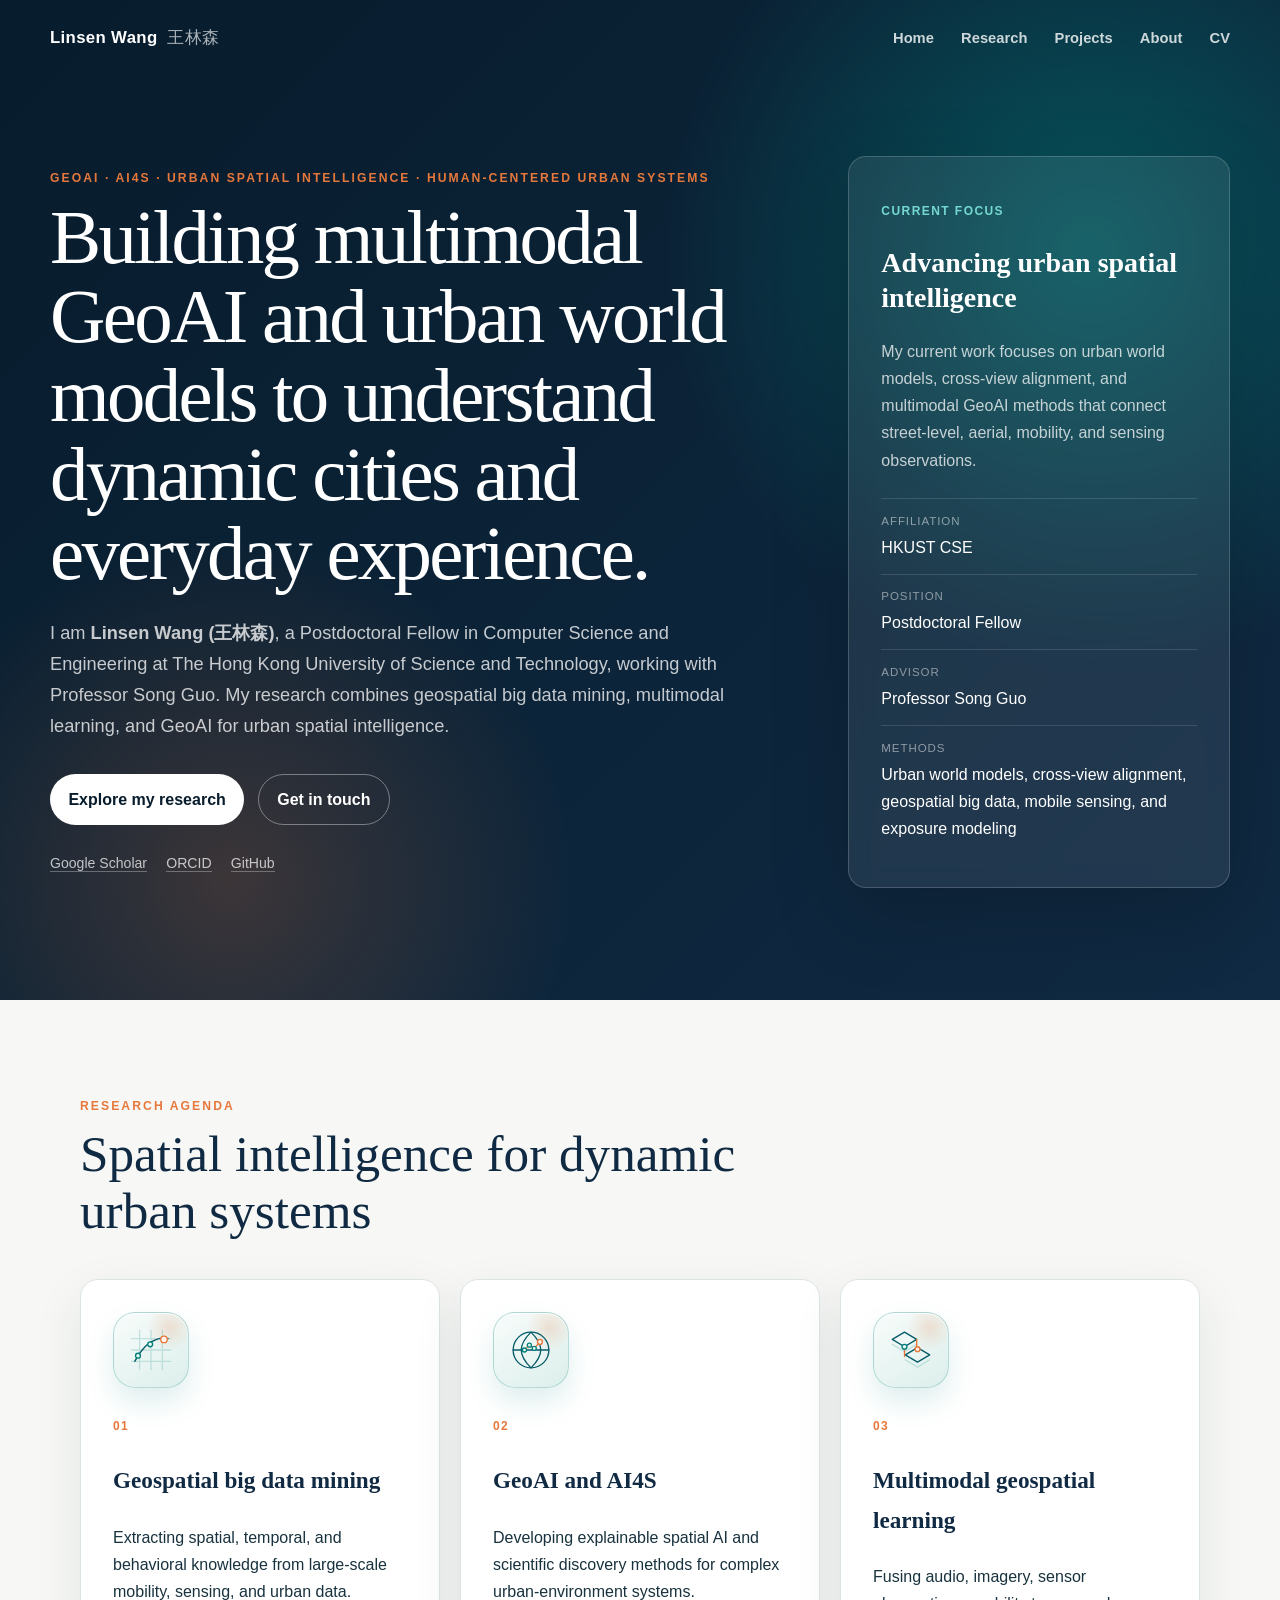
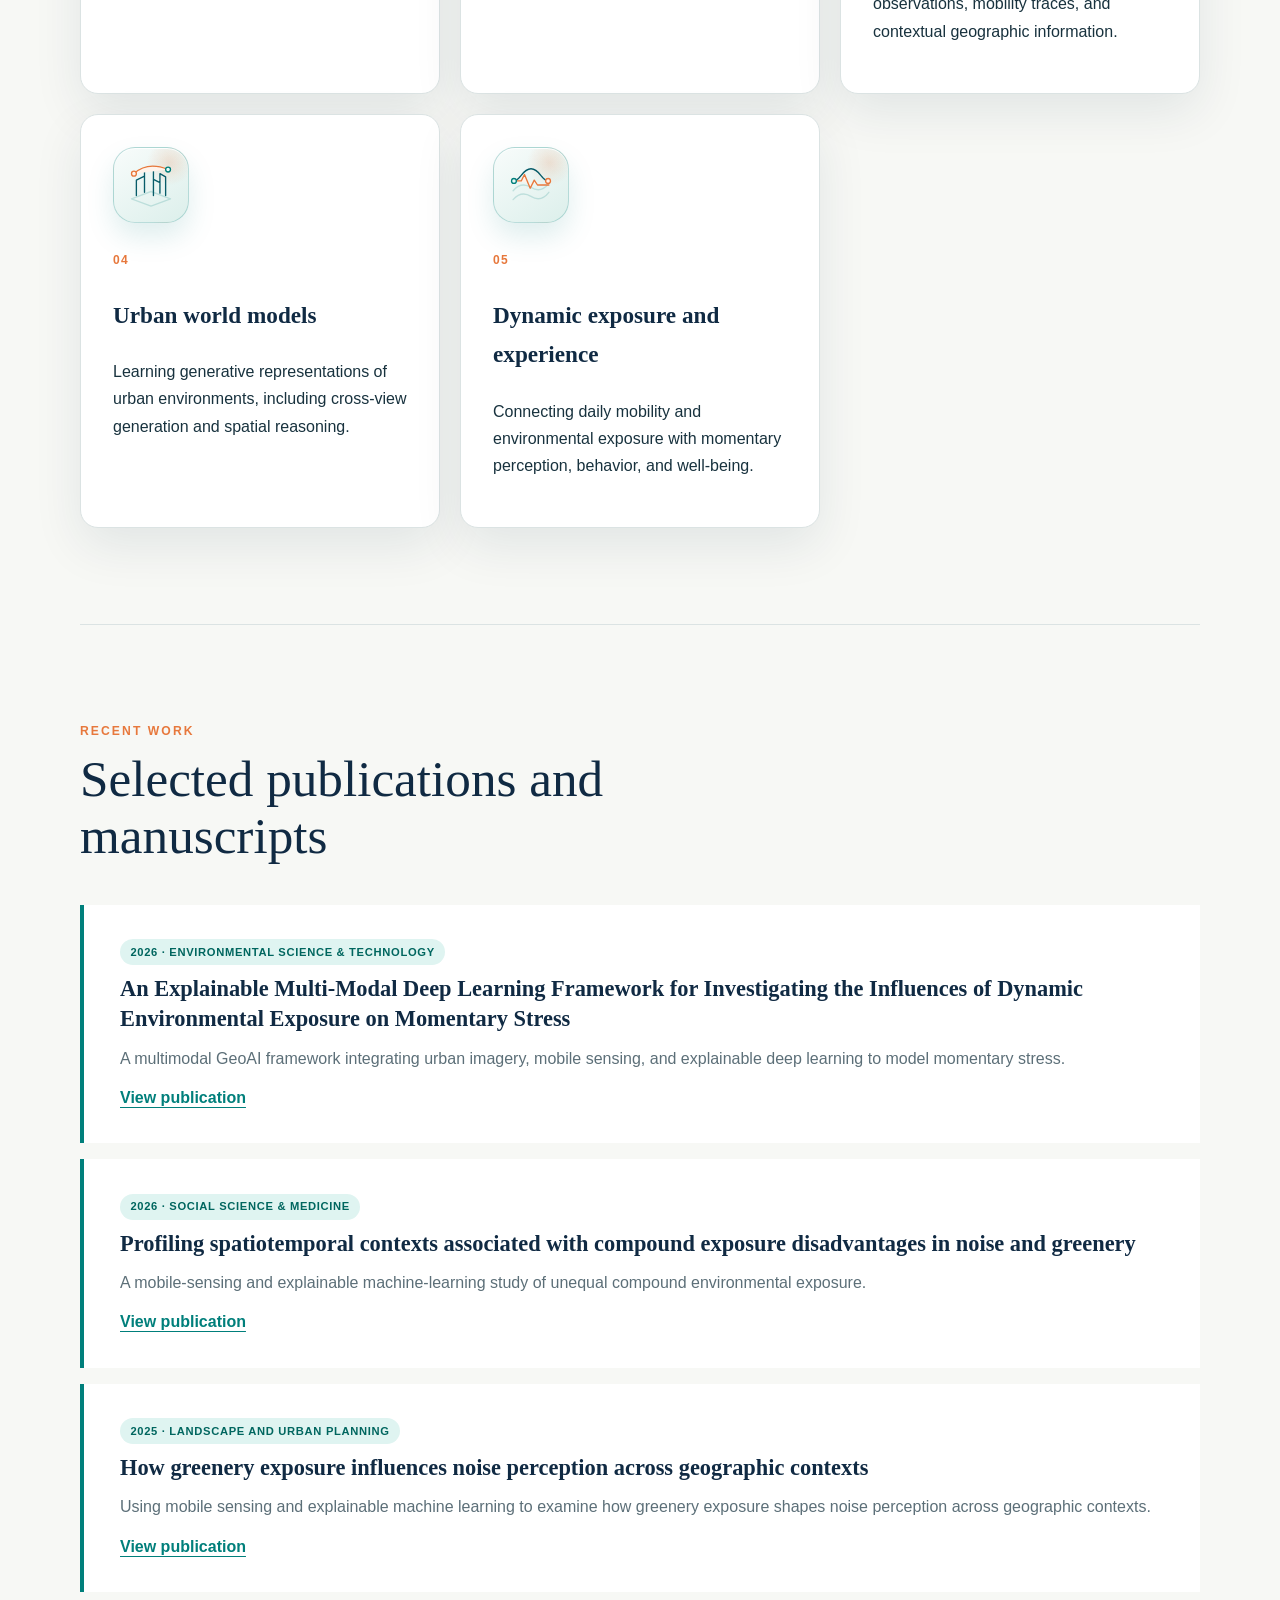
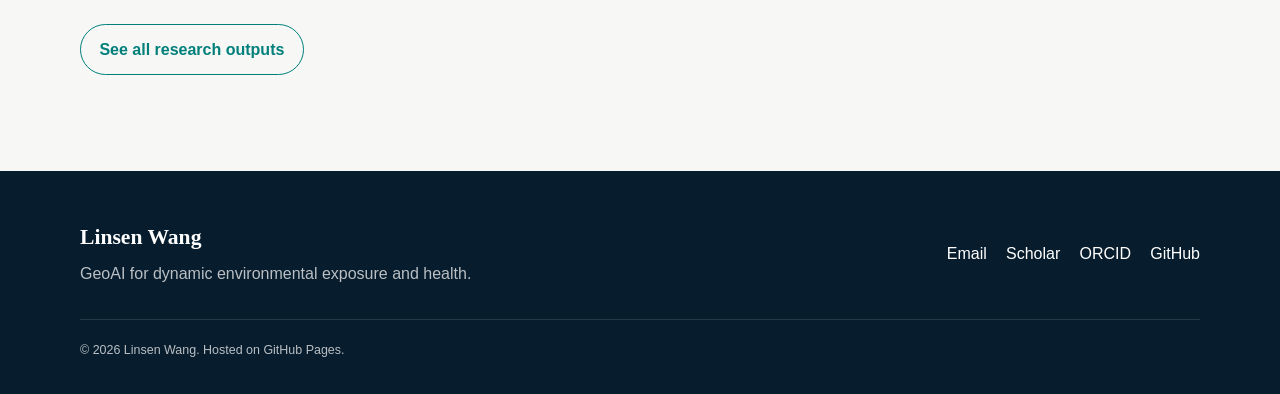
<file: index.html>
<!DOCTYPE html>
<html lang="en">
<head>
  <meta charset="UTF-8">
  <meta name="viewport" content="width=device-width, initial-scale=1.0">
  <title>Linsen Wang | GeoAI and Urban Spatial Intelligence</title>
  <meta name="description" content="Linsen Wang is a Postdoctoral Fellow in Computer Science and Engineering at HKUST, working on urban spatial intelligence, urban world models, and multimodal GeoAI.">
  <link rel="stylesheet" href="assets/css/style.css">
</head>
<body>
  <header class="hero" id="top">
    <nav class="main-nav" data-include="partials/nav.html"></nav>
    <div class="hero-content hero-layout">
      <div>
        <p class="eyebrow">GeoAI · AI4S · Urban Spatial Intelligence · Human-Centered Urban Systems</p>
        <h1>Building multimodal GeoAI and urban world models to understand dynamic cities and everyday experience.</h1>
        <p class="hero-text">
          I am <strong>Linsen Wang (王林森)</strong>, a Postdoctoral Fellow in Computer Science
          and Engineering at The Hong Kong University of Science and Technology, working with
          Professor Song Guo. My research combines geospatial big data mining, multimodal
          learning, and GeoAI for urban spatial intelligence.
        </p>
        <div class="button-row">
          <a class="button button-primary" href="research.html">Explore my research</a>
          <a class="button button-secondary" href="mailto:wanglinsen@ust.hk">Get in touch</a>
        </div>
        <ul class="profile-links" aria-label="Academic profiles">
          <li><a href="https://scholar.google.com/citations?user=E6fkBGgAAAAJ&hl=en" target="_blank" rel="noopener noreferrer">Google Scholar</a></li>
          <li><a href="https://orcid.org/0009-0004-7483-9359" target="_blank" rel="noopener noreferrer">ORCID</a></li>
          <li><a href="https://github.com/GEO-AI-for-health" target="_blank" rel="noopener noreferrer">GitHub</a></li>
        </ul>
      </div>
      <aside class="hero-card" aria-label="Research profile">
        <p class="card-label">Current focus</p>
        <h2>Advancing urban spatial intelligence</h2>
        <p>
          My current work focuses on urban world models, cross-view alignment, and multimodal
          GeoAI methods that connect street-level, aerial, mobility, and sensing observations.
        </p>
        <dl class="quick-facts">
          <div><dt>Affiliation</dt><dd>HKUST CSE</dd></div>
          <div><dt>Position</dt><dd>Postdoctoral Fellow</dd></div>
          <div><dt>Advisor</dt><dd>Professor Song Guo</dd></div>
          <div><dt>Methods</dt><dd>Urban world models, cross-view alignment, geospatial big data, mobile sensing, and exposure modeling</dd></div>
        </dl>
      </aside>
    </div>
  </header>

  <main>
    <section class="section">
      <div class="section-heading">
        <p class="eyebrow">Research agenda</p>
        <h2>Spatial intelligence for dynamic urban systems</h2>
      </div>
      <div class="card-grid">
        <article class="card">
          <div class="research-icon" aria-hidden="true">
            <svg viewBox="0 0 64 64">
              <path class="icon-grid" d="M8 18h48M8 32h48M8 46h48M18 8v48M32 8v48M46 8v48"/>
              <path class="icon-main" d="M12 46c8-15 17-24 27-27 5-2 10-2 14-1"/>
              <circle class="icon-node" cx="16" cy="39" r="3"/><circle class="icon-node" cx="31" cy="25" r="3"/><circle class="icon-hot" cx="48" cy="19" r="4"/>
            </svg>
          </div>
          <span class="card-number">01</span>
          <h3>Geospatial big data mining</h3>
          <p>Extracting spatial, temporal, and behavioral knowledge from large-scale mobility, sensing, and urban data.</p>
        </article>
        <article class="card">
          <div class="research-icon" aria-hidden="true">
            <svg viewBox="0 0 64 64">
              <circle class="icon-main" cx="32" cy="32" r="22"/>
              <path class="icon-main" d="M10 32h44M32 10c8 8 12 15 12 22S40 46 32 54M32 10c-8 8-12 15-12 22s4 14 12 22"/>
              <path class="icon-hot" d="M24 32l6-6 6 4 7-8"/>
              <circle class="icon-node" cx="24" cy="32" r="2.5"/><circle class="icon-node" cx="30" cy="26" r="2.5"/><circle class="icon-node" cx="36" cy="30" r="2.5"/><circle class="icon-hot" cx="43" cy="22" r="3"/>
            </svg>
          </div>
          <span class="card-number">02</span>
          <h3>GeoAI and AI4S</h3>
          <p>Developing explainable spatial AI and scientific discovery methods for complex urban-environment systems.</p>
        </article>
        <article class="card">
          <div class="research-icon" aria-hidden="true">
            <svg viewBox="0 0 64 64">
              <path class="icon-main" d="M9 19l15-9 15 9-15 9-15-9zM25 38l15-9 15 9-15 9-15-9z"/>
              <path class="icon-grid" d="M9 25l15 9 15-9M25 44l15 9 15-9"/>
              <path class="icon-hot" d="M24 28v12M39 19v12"/>
              <circle class="icon-node" cx="24" cy="28" r="3"/><circle class="icon-hot" cx="40" cy="31" r="3"/>
            </svg>
          </div>
          <span class="card-number">03</span>
          <h3>Multimodal geospatial learning</h3>
          <p>Fusing audio, imagery, sensor observations, mobility traces, and contextual geographic information.</p>
        </article>
        <article class="card">
          <div class="research-icon" aria-hidden="true">
            <svg viewBox="0 0 64 64">
              <path class="icon-grid" d="M8 49l24 9 24-9-24-9-24 9z"/>
              <path class="icon-main" d="M14 45V26l10-5v20M24 41V15l11-5v35M35 45V25l8 4v13M43 42V18l7 4v23"/>
              <path class="icon-hot" d="M11 18c11-10 25-12 42-5"/>
              <circle class="icon-hot" cx="11" cy="18" r="3"/><circle class="icon-node" cx="53" cy="13" r="3"/>
            </svg>
          </div>
          <span class="card-number">04</span>
          <h3>Urban world models</h3>
          <p>Learning generative representations of urban environments, including cross-view generation and spatial reasoning.</p>
        </article>
        <article class="card">
          <div class="research-icon" aria-hidden="true">
            <svg viewBox="0 0 64 64">
              <path class="icon-grid" d="M10 50c7-8 14-9 22-4s15 4 22-5M10 39c7-8 14-9 22-4s15 4 22-5"/>
              <path class="icon-main" d="M11 27c8 0 10-15 21-15s13 15 21 15"/>
              <path class="icon-hot" d="M10 27h10l4-8 7 17 5-10 4 6h14"/>
              <circle class="icon-node" cx="11" cy="27" r="3"/><circle class="icon-hot" cx="53" cy="27" r="3"/>
            </svg>
          </div>
          <span class="card-number">05</span>
          <h3>Dynamic exposure and experience</h3>
          <p>Connecting daily mobility and environmental exposure with momentary perception, behavior, and well-being.</p>
        </article>
      </div>
    </section>

    <section class="section feature-section">
      <div class="section-heading">
        <p class="eyebrow">Recent work</p>
        <h2>Selected publications and manuscripts</h2>
      </div>
      <div class="feature-list">
        <article class="feature-item">
          <div class="status status-published">2026 · Environmental Science & Technology</div>
          <h3>An Explainable Multi-Modal Deep Learning Framework for Investigating the Influences of Dynamic Environmental Exposure on Momentary Stress</h3>
          <p>A multimodal GeoAI framework integrating urban imagery, mobile sensing, and explainable deep learning to model momentary stress.</p>
          <a class="text-link" href="https://doi.org/10.1021/acs.est.6c09466" target="_blank" rel="noopener noreferrer">View publication</a>
        </article>
        <article class="feature-item">
          <div class="status status-published">2026 · Social Science & Medicine</div>
          <h3>Profiling spatiotemporal contexts associated with compound exposure disadvantages in noise and greenery</h3>
          <p>A mobile-sensing and explainable machine-learning study of unequal compound environmental exposure.</p>
          <a class="text-link" href="https://doi.org/10.1016/j.socscimed.2026.119254" target="_blank" rel="noopener noreferrer">View publication</a>
        </article>
        <article class="feature-item">
          <div class="status status-published">2025 · Landscape and Urban Planning</div>
          <h3>How greenery exposure influences noise perception across geographic contexts</h3>
          <p>Using mobile sensing and explainable machine learning to examine how greenery exposure shapes noise perception across geographic contexts.</p>
          <a class="text-link" href="https://doi.org/10.1016/j.landurbplan.2025.105444" target="_blank" rel="noopener noreferrer">View publication</a>
        </article>
      </div>
      <a class="button button-secondary section-action" href="research.html">See all research outputs</a>
    </section>
  </main>

  <footer class="site-footer" data-include="partials/footer.html"></footer>
  <script src="assets/js/site.js"></script>
</body>
</html>
</file>
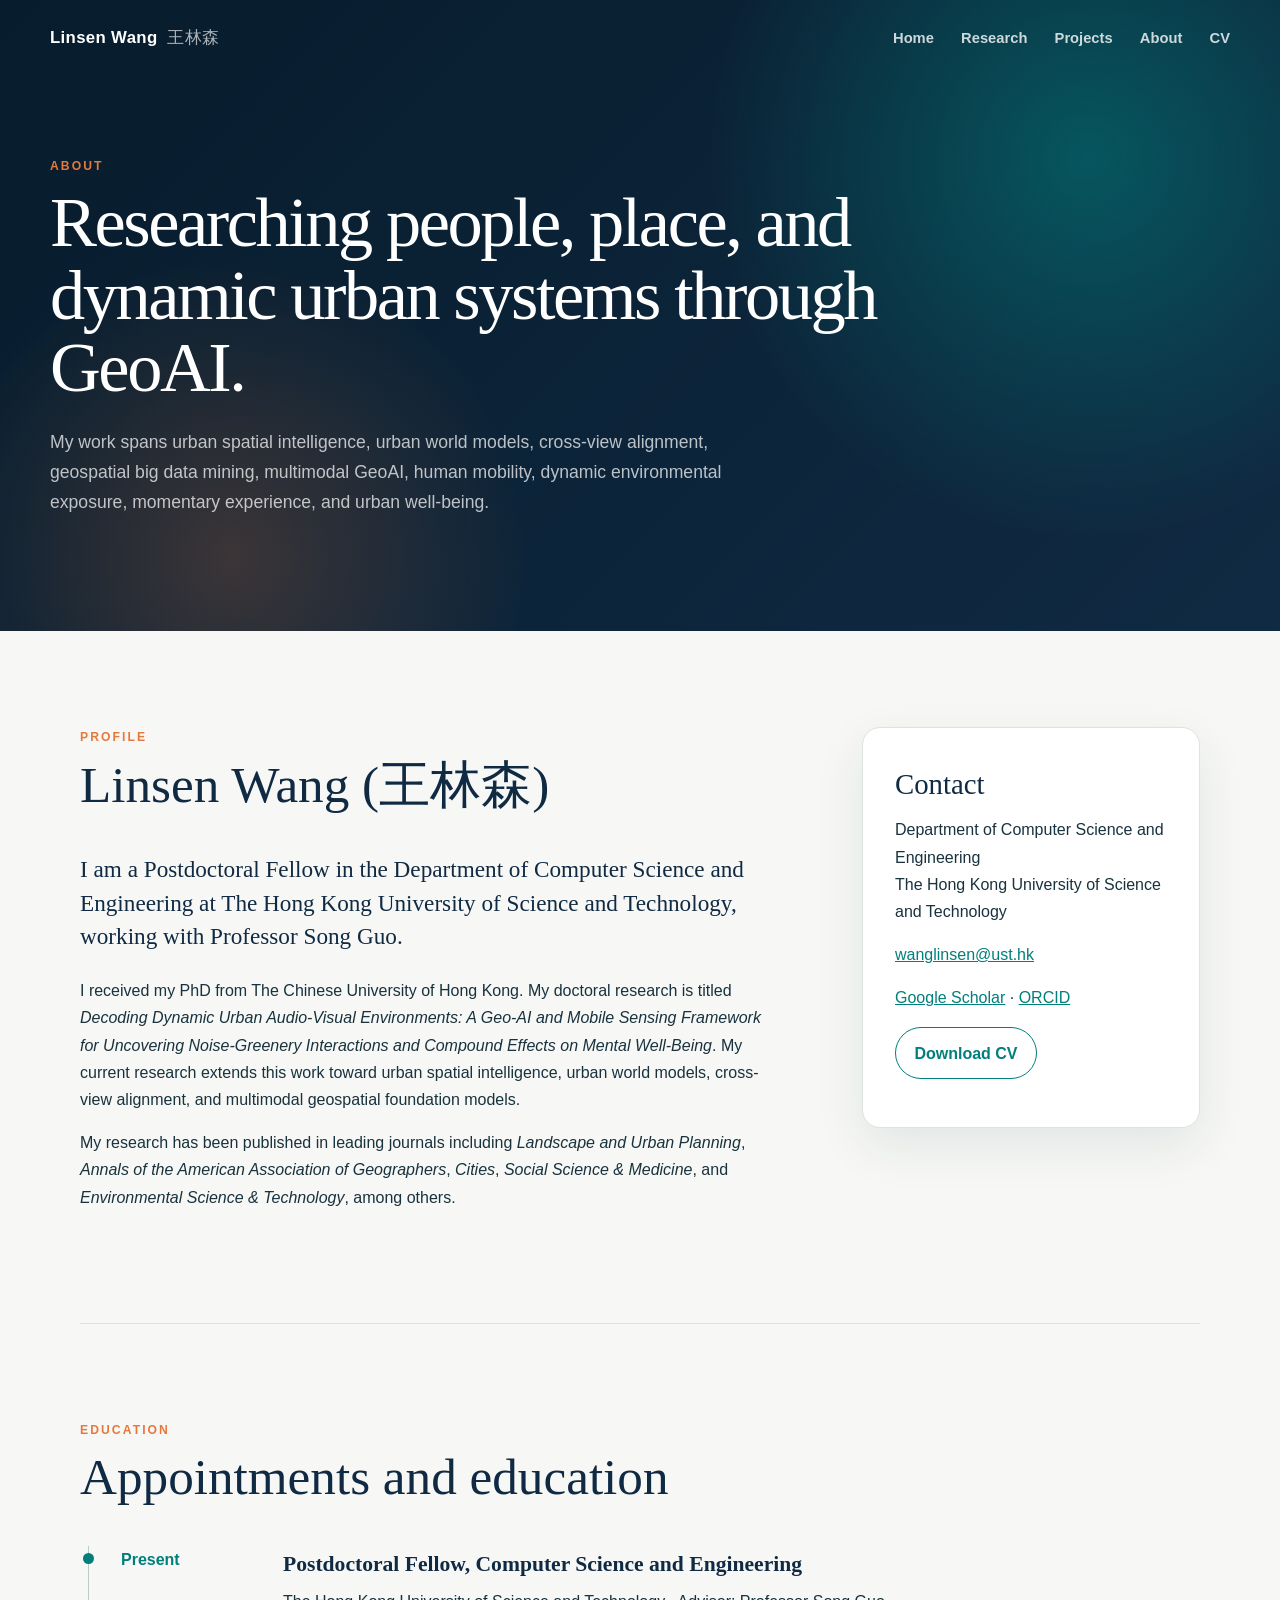
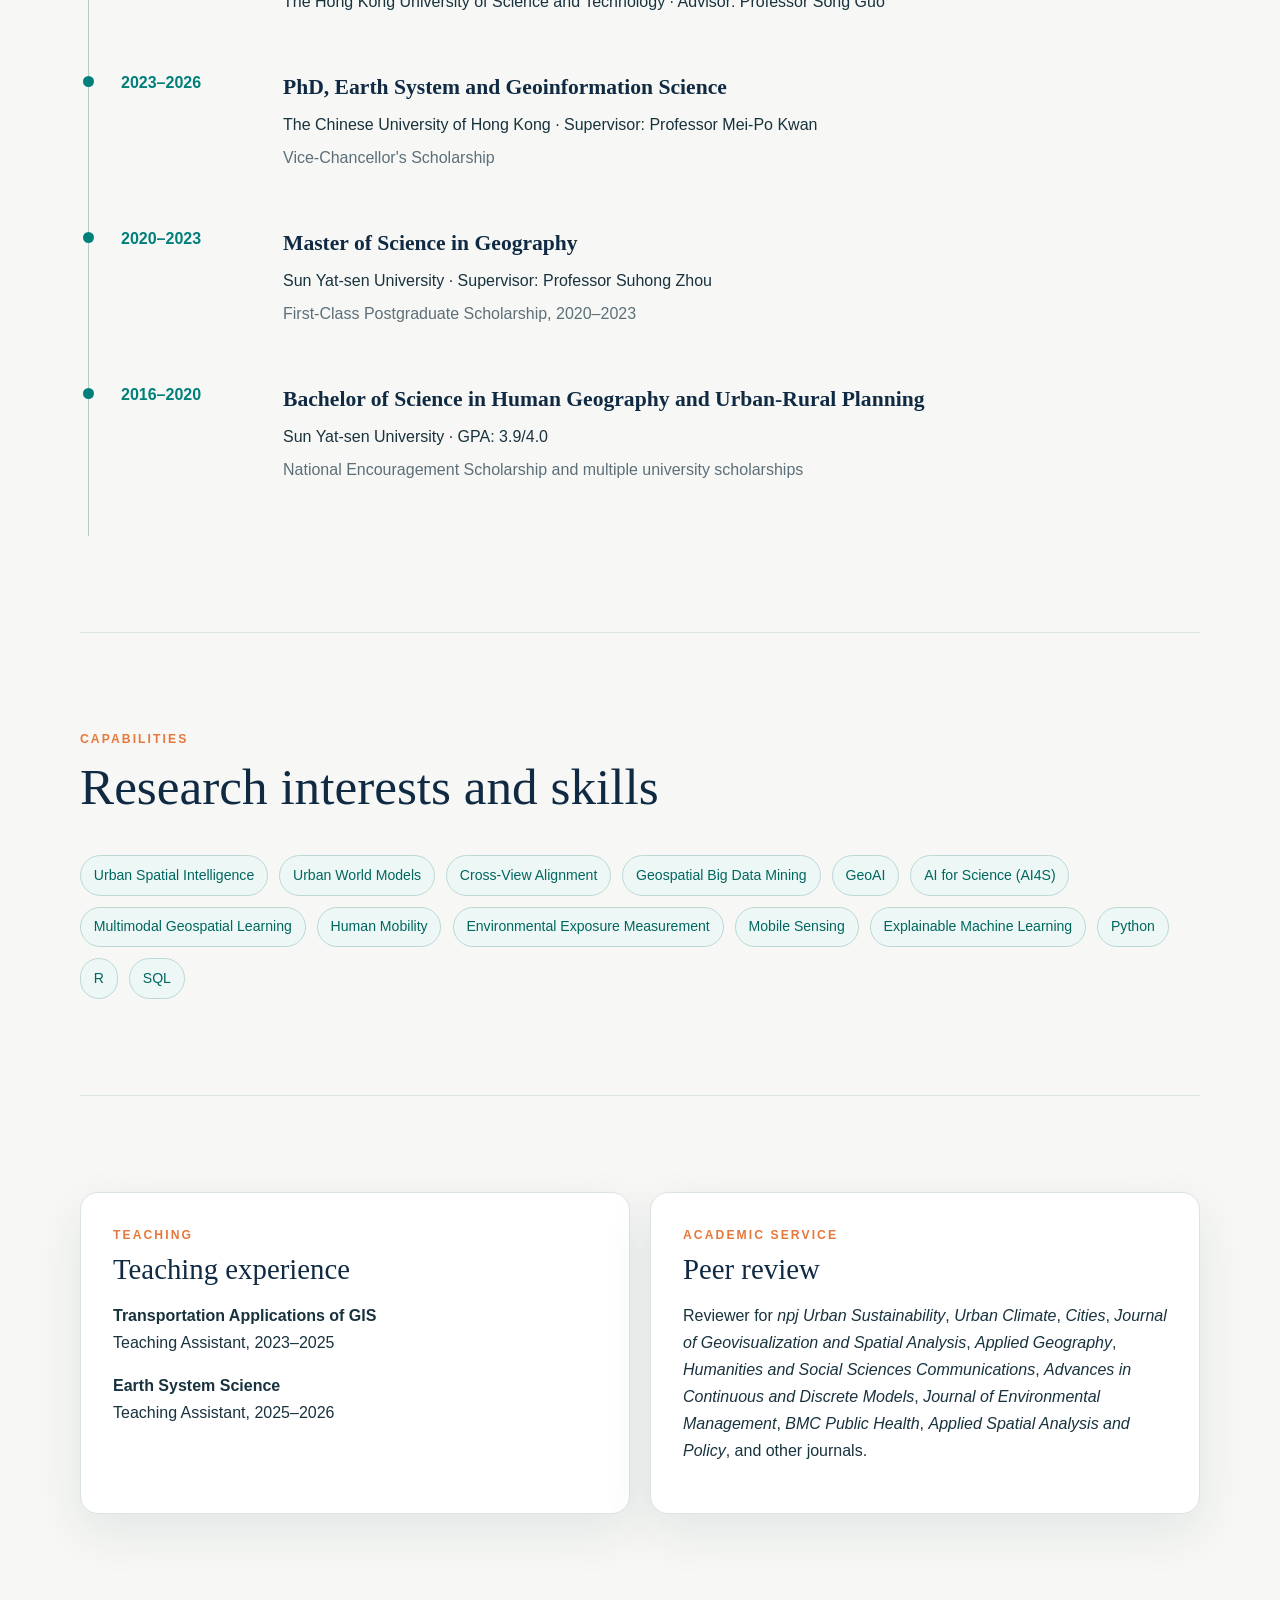
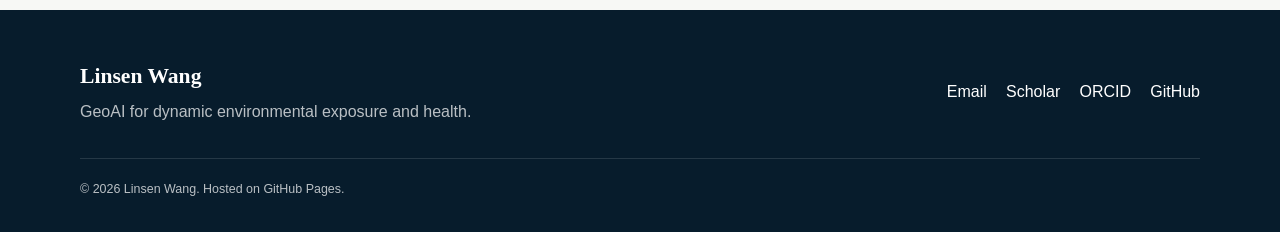
<file: about.html>
<!DOCTYPE html>
<html lang="en">
<head>
  <meta charset="UTF-8">
  <meta name="viewport" content="width=device-width, initial-scale=1.0">
  <title>Linsen Wang | About</title>
  <meta name="description" content="Education, research interests, awards, teaching, and academic service of Linsen Wang.">
  <link rel="stylesheet" href="assets/css/style.css">
</head>
<body>
  <header class="page-header" id="top">
    <nav class="main-nav" data-include="partials/nav.html"></nav>
    <div class="page-header-content">
      <p class="eyebrow">About</p>
      <h1>Researching people, place, and dynamic urban systems through GeoAI.</h1>
      <p>
        My work spans urban spatial intelligence, urban world models, cross-view alignment,
        geospatial big data mining, multimodal GeoAI, human mobility, dynamic environmental
        exposure, momentary experience, and urban well-being.
      </p>
    </div>
  </header>

  <main>
    <section class="section two-column">
      <div>
        <div class="section-heading">
          <p class="eyebrow">Profile</p>
          <h2>Linsen Wang (王林森)</h2>
        </div>
        <p class="lead">
          I am a Postdoctoral Fellow in the Department of Computer Science and Engineering
          at The Hong Kong University of Science and Technology, working with Professor Song Guo.
        </p>
        <p>
          I received my PhD from The Chinese University of Hong Kong. My doctoral research is
          titled <em>Decoding Dynamic Urban Audio-Visual Environments:
          A Geo-AI and Mobile Sensing Framework for Uncovering Noise-Greenery Interactions and
          Compound Effects on Mental Well-Being</em>. My current research extends this work toward
          urban spatial intelligence, urban world models, cross-view alignment, and multimodal
          geospatial foundation models.
        </p>
        <p>
          My research has been published in leading journals including <em>Landscape and Urban
          Planning</em>, <em>Annals of the American Association of Geographers</em>,
          <em>Cities</em>, <em>Social Science & Medicine</em>, and
          <em>Environmental Science & Technology</em>, among others.
        </p>
      </div>
      <aside class="contact-card">
        <h2>Contact</h2>
        <p>Department of Computer Science and Engineering<br>The Hong Kong University of Science and Technology</p>
        <p><a href="mailto:wanglinsen@ust.hk">wanglinsen@ust.hk</a></p>
        <p><a href="https://scholar.google.com/citations?user=E6fkBGgAAAAJ&hl=en" target="_blank" rel="noopener noreferrer">Google Scholar</a> · <a href="https://orcid.org/0009-0004-7483-9359" target="_blank" rel="noopener noreferrer">ORCID</a></p>
        <p><a class="button cv-button" href="assets/Linsen_Wang_CV.docx">Download CV</a></p>
      </aside>
    </section>

    <section class="section">
      <div class="section-heading">
        <p class="eyebrow">Education</p>
        <h2>Appointments and education</h2>
      </div>
      <div class="timeline">
        <article>
          <div class="timeline-date">Present</div>
          <div><h3>Postdoctoral Fellow, Computer Science and Engineering</h3><p>The Hong Kong University of Science and Technology · Advisor: Professor Song Guo</p></div>
        </article>
        <article>
          <div class="timeline-date">2023–2026</div>
          <div><h3>PhD, Earth System and Geoinformation Science</h3><p>The Chinese University of Hong Kong · Supervisor: Professor Mei-Po Kwan</p><p class="muted">Vice-Chancellor's Scholarship</p></div>
        </article>
        <article>
          <div class="timeline-date">2020–2023</div>
          <div><h3>Master of Science in Geography</h3><p>Sun Yat-sen University · Supervisor: Professor Suhong Zhou</p><p class="muted">First-Class Postgraduate Scholarship, 2020–2023</p></div>
        </article>
        <article>
          <div class="timeline-date">2016–2020</div>
          <div><h3>Bachelor of Science in Human Geography and Urban-Rural Planning</h3><p>Sun Yat-sen University · GPA: 3.9/4.0</p><p class="muted">National Encouragement Scholarship and multiple university scholarships</p></div>
        </article>
      </div>
    </section>

    <section class="section">
      <div class="section-heading">
        <p class="eyebrow">Capabilities</p>
        <h2>Research interests and skills</h2>
      </div>
      <div class="tag-list">
        <span>Urban Spatial Intelligence</span><span>Urban World Models</span>
        <span>Cross-View Alignment</span><span>Geospatial Big Data Mining</span>
        <span>GeoAI</span><span>AI for Science (AI4S)</span>
        <span>Multimodal Geospatial Learning</span><span>Human Mobility</span>
        <span>Environmental Exposure Measurement</span><span>Mobile Sensing</span>
        <span>Explainable Machine Learning</span>
        <span>Python</span><span>R</span><span>SQL</span>
      </div>
    </section>

    <section class="section split-cards">
      <article class="info-card">
        <p class="eyebrow">Teaching</p>
        <h2>Teaching experience</h2>
        <p><strong>Transportation Applications of GIS</strong><br>Teaching Assistant, 2023–2025</p>
        <p><strong>Earth System Science</strong><br>Teaching Assistant, 2025–2026</p>
      </article>
      <article class="info-card">
        <p class="eyebrow">Academic service</p>
        <h2>Peer review</h2>
        <p>
          Reviewer for <em>npj Urban Sustainability</em>, <em>Urban Climate</em>,
          <em>Cities</em>, <em>Journal of Geovisualization and Spatial Analysis</em>,
          <em>Applied Geography</em>, <em>Humanities and Social Sciences Communications</em>,
          <em>Advances in Continuous and Discrete Models</em>,
          <em>Journal of Environmental Management</em>, <em>BMC Public Health</em>,
          <em>Applied Spatial Analysis and Policy</em>, and other journals.
        </p>
      </article>
    </section>
  </main>

  <footer class="site-footer" data-include="partials/footer.html"></footer>
  <script src="assets/js/site.js"></script>
</body>
</html>
</file>
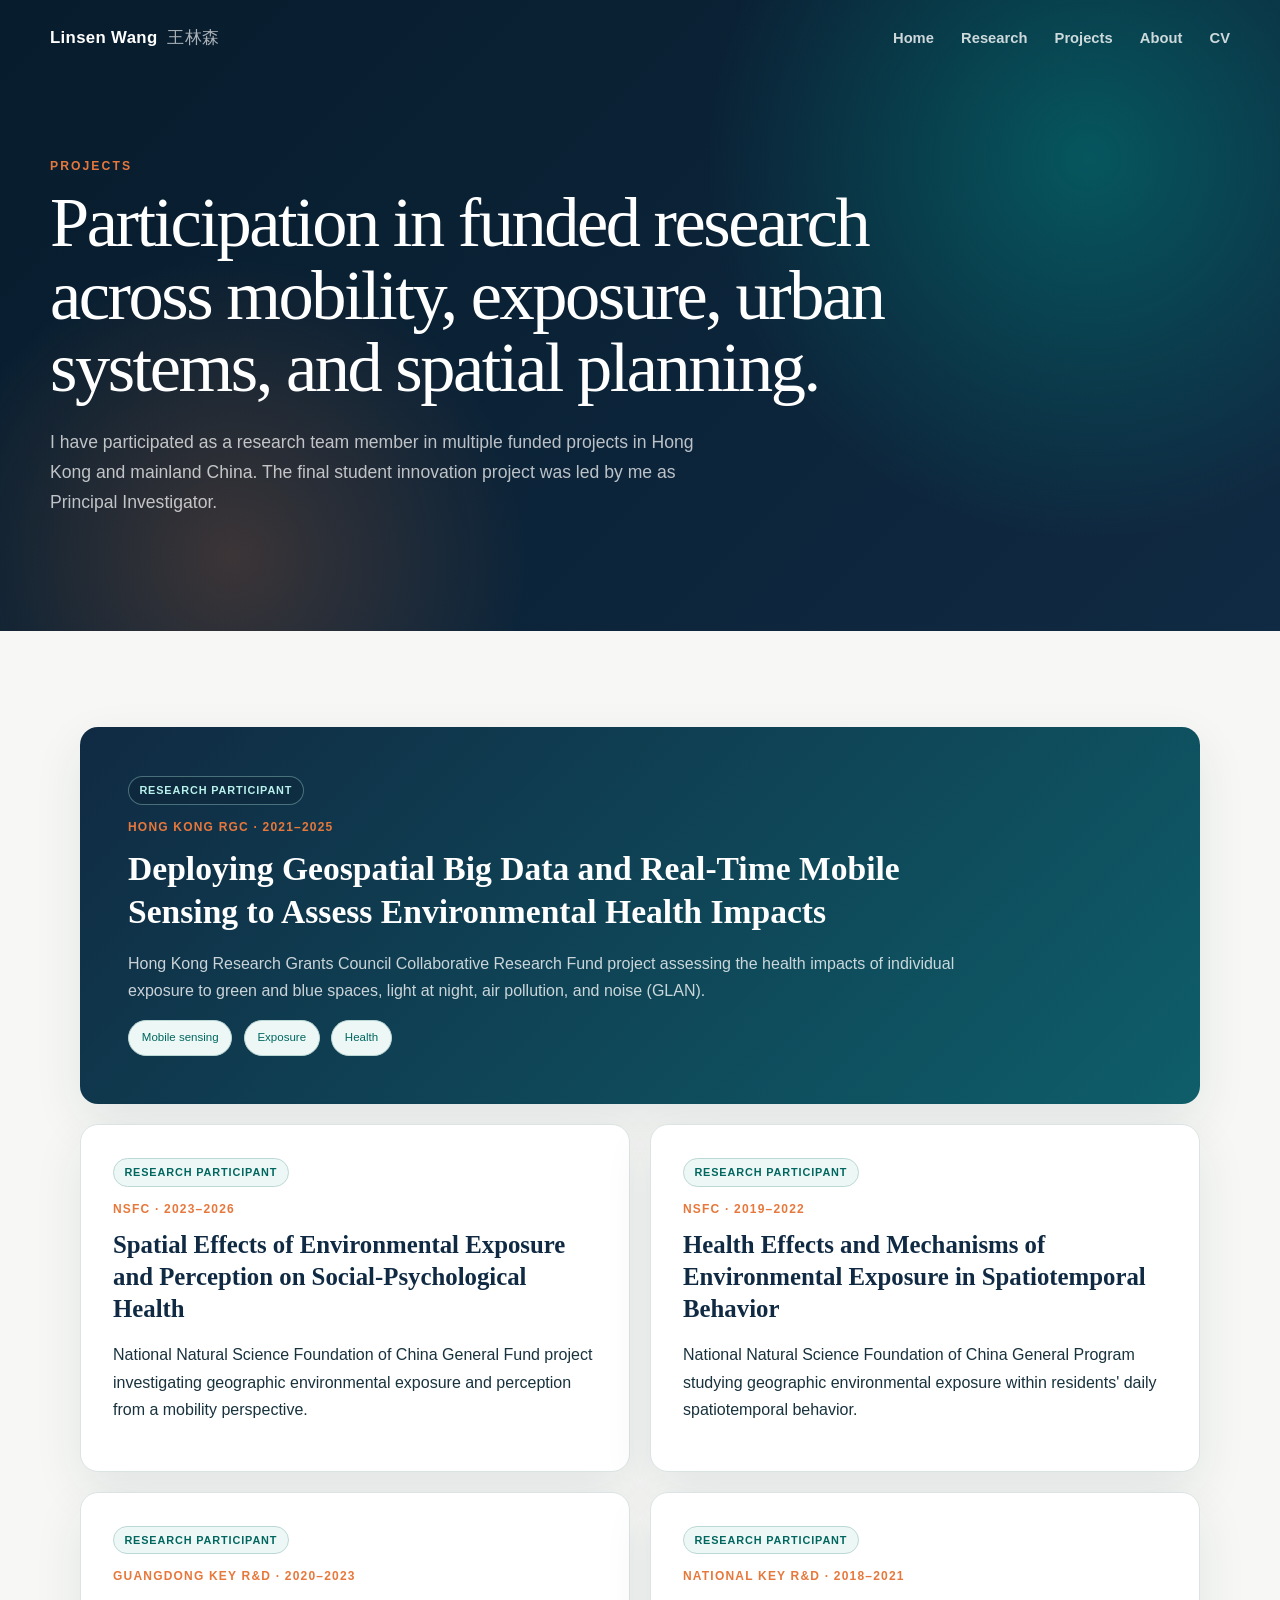
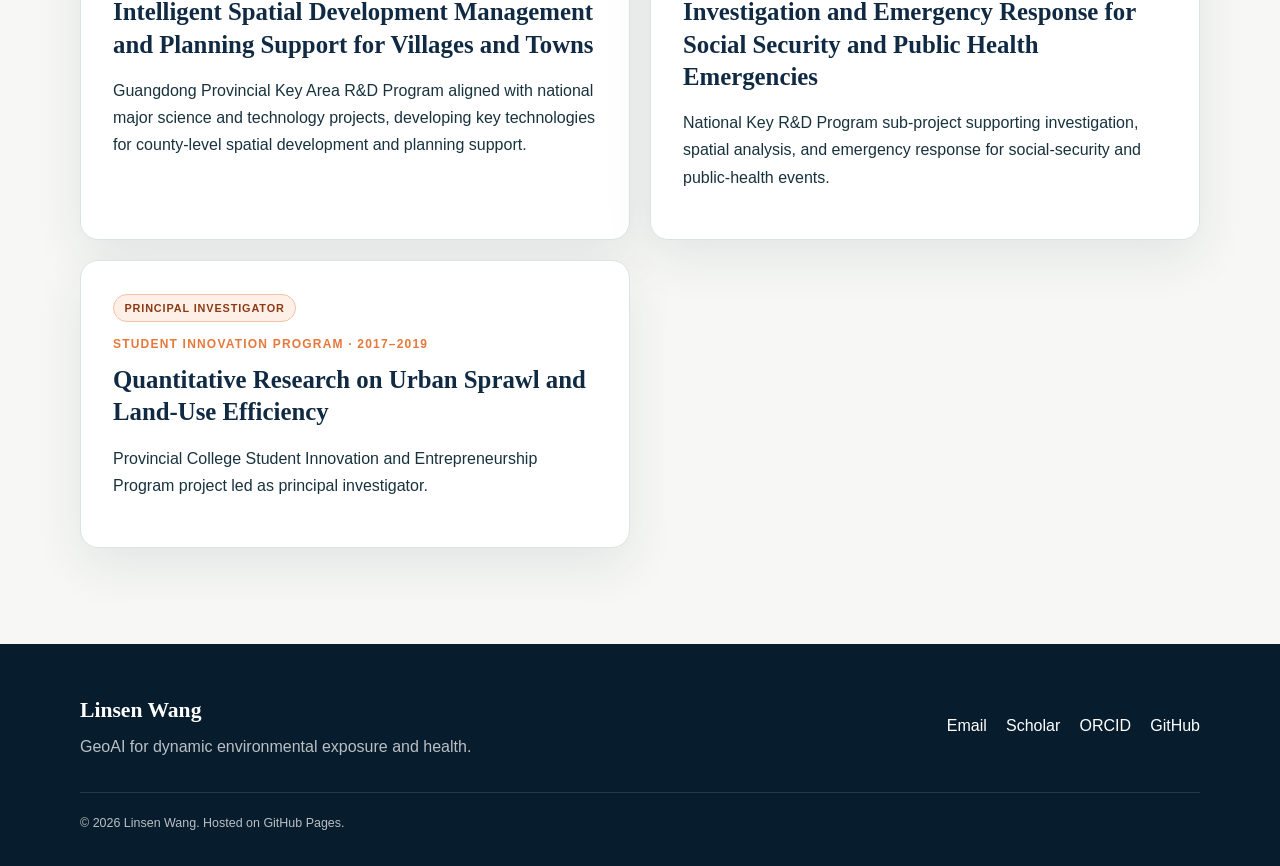
<file: project.html>
<!DOCTYPE html>
<html lang="en">
<head>
  <meta charset="UTF-8">
  <meta name="viewport" content="width=device-width, initial-scale=1.0">
  <title>Linsen Wang | Projects</title>
  <meta name="description" content="Funded research projects in which Linsen Wang has participated, including one student project led as principal investigator.">
  <link rel="stylesheet" href="assets/css/style.css">
</head>
<body>
  <header class="page-header" id="top">
    <nav class="main-nav" data-include="partials/nav.html"></nav>
    <div class="page-header-content">
      <p class="eyebrow">Projects</p>
      <h1>Participation in funded research across mobility, exposure, urban systems, and spatial planning.</h1>
      <p>
        I have participated as a research team member in multiple funded projects in Hong Kong
        and mainland China. The final student innovation project was led by me as Principal Investigator.
      </p>
    </div>
  </header>

  <main>
    <section class="section">
      <div class="project-grid">
        <article class="project-card featured">
          <div class="project-role">Research Participant</div>
          <div class="project-meta">Hong Kong RGC · 2021–2025</div>
          <h2>Deploying Geospatial Big Data and Real-Time Mobile Sensing to Assess Environmental Health Impacts</h2>
          <p>Hong Kong Research Grants Council Collaborative Research Fund project assessing the health impacts of individual exposure to green and blue spaces, light at night, air pollution, and noise (GLAN).</p>
          <div class="tag-list small"><span>Mobile sensing</span><span>Exposure</span><span>Health</span></div>
        </article>
        <article class="project-card">
          <div class="project-role">Research Participant</div>
          <div class="project-meta">NSFC · 2023–2026</div>
          <h2>Spatial Effects of Environmental Exposure and Perception on Social-Psychological Health</h2>
          <p>National Natural Science Foundation of China General Fund project investigating geographic environmental exposure and perception from a mobility perspective.</p>
        </article>
        <article class="project-card">
          <div class="project-role">Research Participant</div>
          <div class="project-meta">NSFC · 2019–2022</div>
          <h2>Health Effects and Mechanisms of Environmental Exposure in Spatiotemporal Behavior</h2>
          <p>National Natural Science Foundation of China General Program studying geographic environmental exposure within residents' daily spatiotemporal behavior.</p>
        </article>
        <article class="project-card">
          <div class="project-role">Research Participant</div>
          <div class="project-meta">Guangdong Key R&D · 2020–2023</div>
          <h2>Intelligent Spatial Development Management and Planning Support for Villages and Towns</h2>
          <p>Guangdong Provincial Key Area R&D Program aligned with national major science and technology projects, developing key technologies for county-level spatial development and planning support.</p>
        </article>
        <article class="project-card">
          <div class="project-role">Research Participant</div>
          <div class="project-meta">National Key R&D · 2018–2021</div>
          <h2>Investigation and Emergency Response for Social Security and Public Health Emergencies</h2>
          <p>National Key R&D Program sub-project supporting investigation, spatial analysis, and emergency response for social-security and public-health events.</p>
        </article>
        <article class="project-card">
          <div class="project-role project-role-pi">Principal Investigator</div>
          <div class="project-meta">Student Innovation Program · 2017–2019</div>
          <h2>Quantitative Research on Urban Sprawl and Land-Use Efficiency</h2>
          <p>Provincial College Student Innovation and Entrepreneurship Program project led as principal investigator.</p>
        </article>
      </div>
    </section>
  </main>

  <footer class="site-footer" data-include="partials/footer.html"></footer>
  <script src="assets/js/site.js"></script>
</body>
</html>
</file>
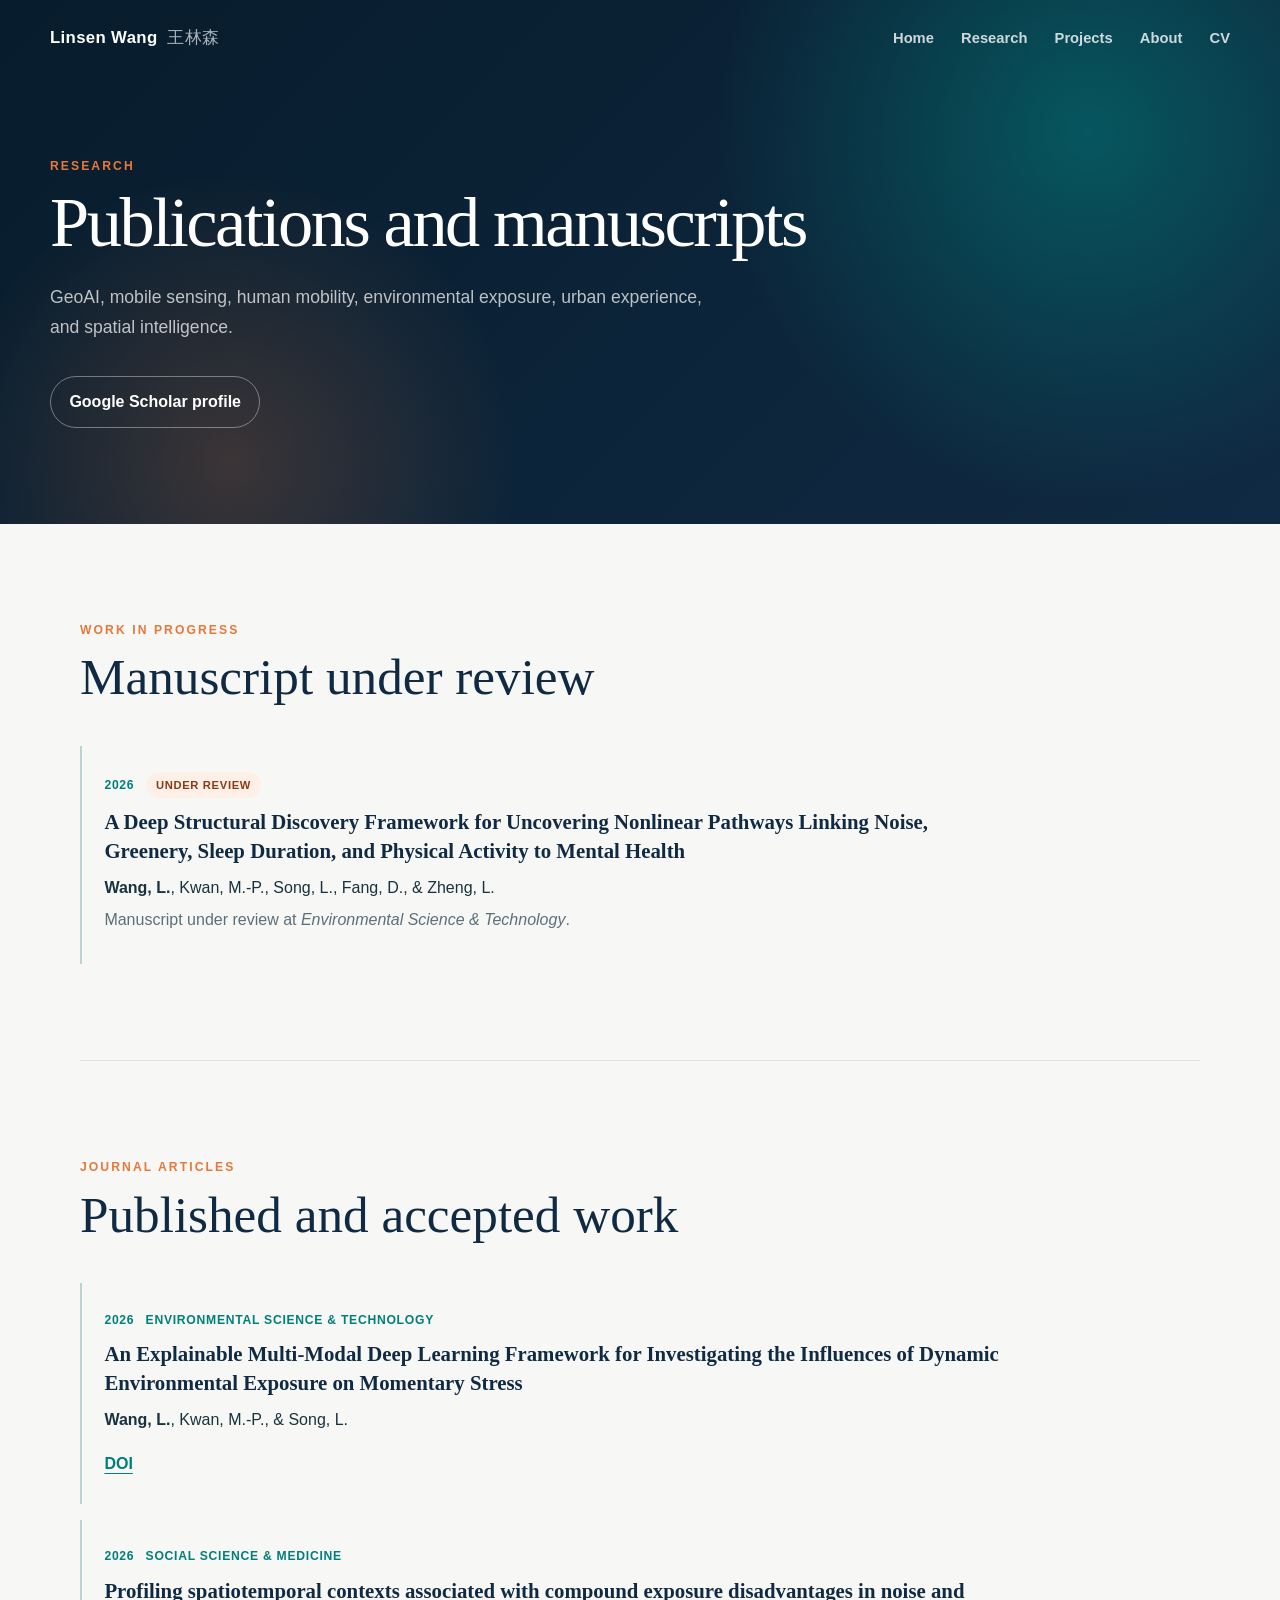
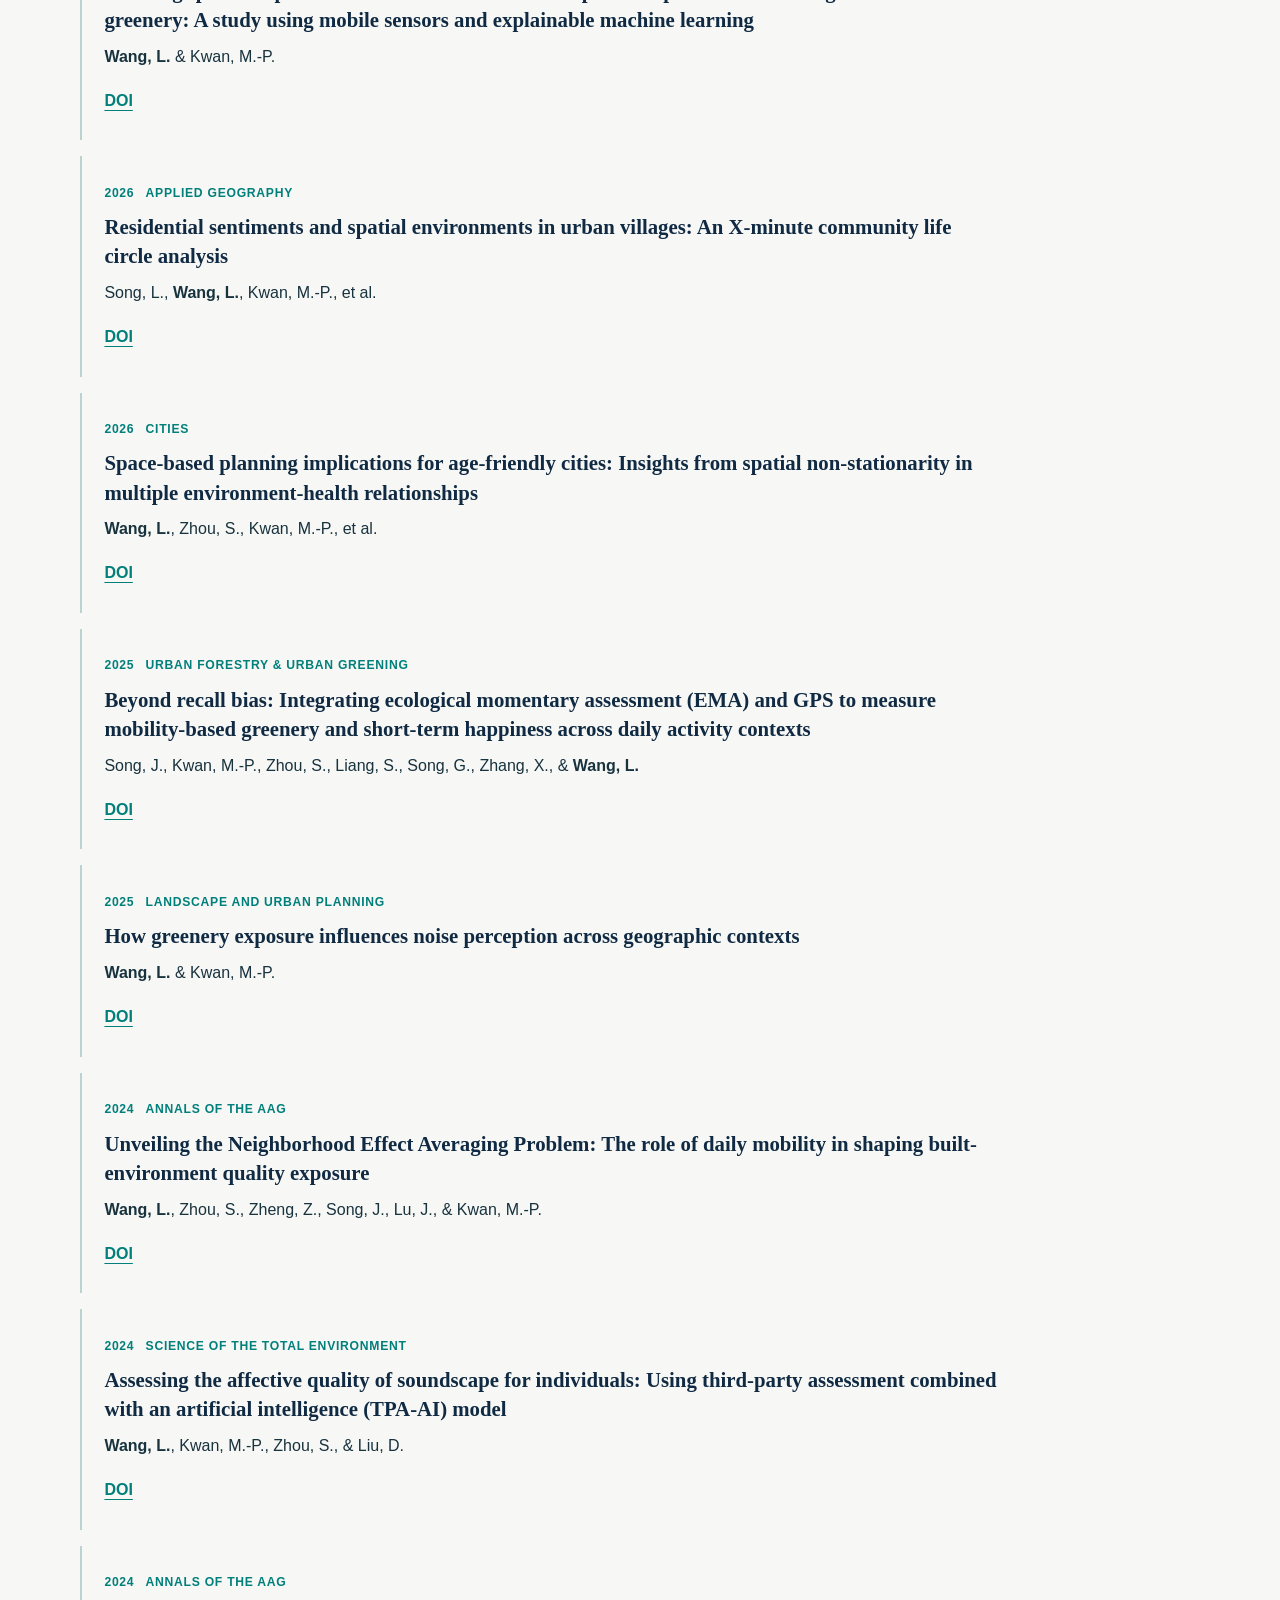
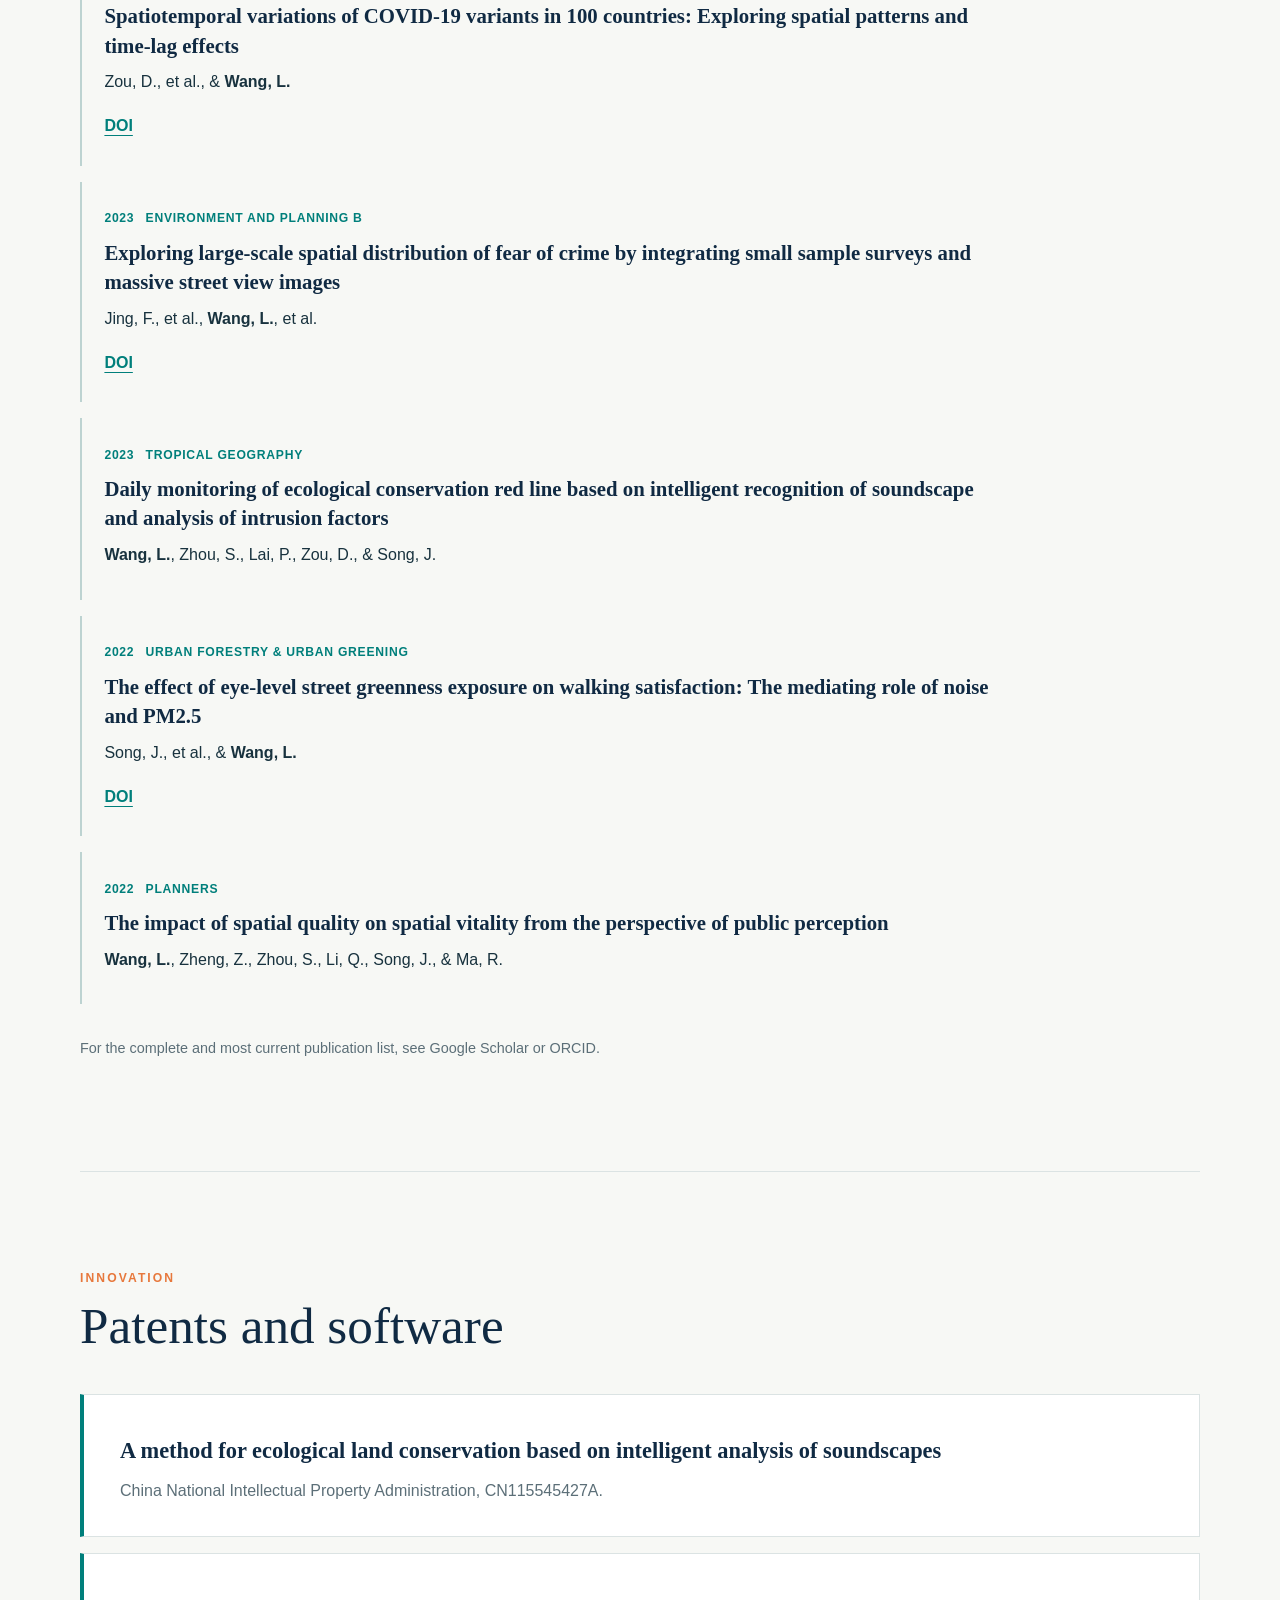
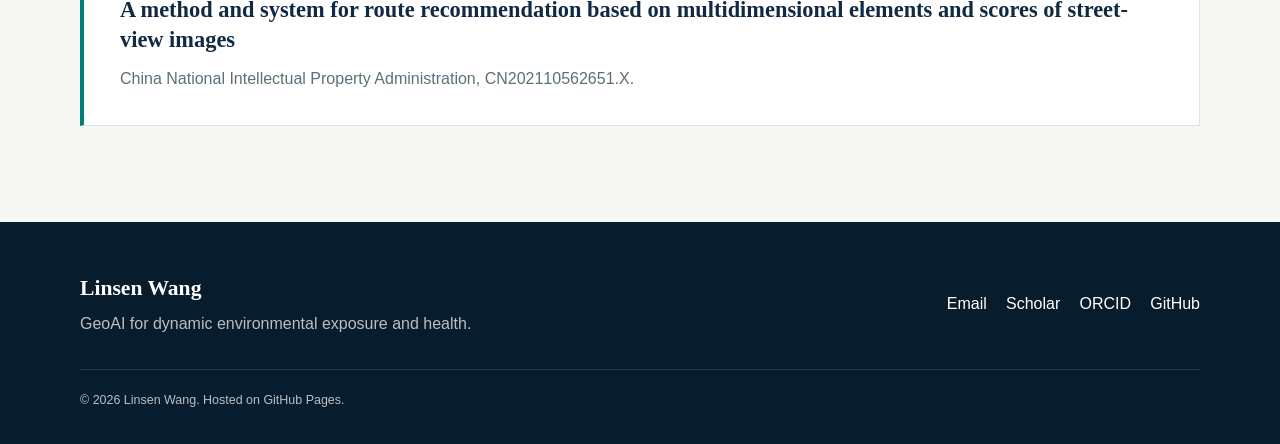
<file: research.html>
<!DOCTYPE html>
<html lang="en">
<head>
  <meta charset="UTF-8">
  <meta name="viewport" content="width=device-width, initial-scale=1.0">
  <title>Linsen Wang | Research</title>
  <meta name="description" content="Publications, manuscripts, patents, and software by Linsen Wang.">
  <link rel="stylesheet" href="assets/css/style.css">
</head>
<body>
  <header class="page-header" id="top">
    <nav class="main-nav" data-include="partials/nav.html"></nav>
    <div class="page-header-content">
      <p class="eyebrow">Research</p>
      <h1>Publications and manuscripts</h1>
      <p>GeoAI, mobile sensing, human mobility, environmental exposure, urban experience, and spatial intelligence.</p>
      <a class="button button-secondary" href="https://scholar.google.com/citations?user=E6fkBGgAAAAJ&hl=en" target="_blank" rel="noopener noreferrer">Google Scholar profile</a>
    </div>
  </header>

  <main>
    <section class="section">
      <div class="section-heading">
        <p class="eyebrow">Work in progress</p>
        <h2>Manuscript under review</h2>
      </div>
      <div class="publication-list">
        <article class="publication">
          <div class="publication-meta"><span>2026</span><span class="status">Under review</span></div>
          <h3>A Deep Structural Discovery Framework for Uncovering Nonlinear Pathways Linking Noise, Greenery, Sleep Duration, and Physical Activity to Mental Health</h3>
          <p><strong>Wang, L.</strong>, Kwan, M.-P., Song, L., Fang, D., & Zheng, L.</p>
          <p class="venue">Manuscript under review at <em>Environmental Science & Technology</em>.</p>
        </article>
      </div>
    </section>

    <section class="section">
      <div class="section-heading">
        <p class="eyebrow">Journal articles</p>
        <h2>Published and accepted work</h2>
      </div>
      <div class="publication-list">
        <article class="publication"><div class="publication-meta"><span>2026</span><span>Environmental Science & Technology</span></div><h3>An Explainable Multi-Modal Deep Learning Framework for Investigating the Influences of Dynamic Environmental Exposure on Momentary Stress</h3><p><strong>Wang, L.</strong>, Kwan, M.-P., & Song, L.</p><a class="text-link" href="https://doi.org/10.1021/acs.est.6c09466" target="_blank" rel="noopener noreferrer">DOI</a></article>
        <article class="publication"><div class="publication-meta"><span>2026</span><span>Social Science & Medicine</span></div><h3>Profiling spatiotemporal contexts associated with compound exposure disadvantages in noise and greenery: A study using mobile sensors and explainable machine learning</h3><p><strong>Wang, L.</strong> & Kwan, M.-P.</p><a class="text-link" href="https://doi.org/10.1016/j.socscimed.2026.119254" target="_blank" rel="noopener noreferrer">DOI</a></article>
        <article class="publication"><div class="publication-meta"><span>2026</span><span>Applied Geography</span></div><h3>Residential sentiments and spatial environments in urban villages: An X-minute community life circle analysis</h3><p>Song, L., <strong>Wang, L.</strong>, Kwan, M.-P., et al.</p><a class="text-link" href="https://doi.org/10.1016/j.apgeog.2026.103945" target="_blank" rel="noopener noreferrer">DOI</a></article>
        <article class="publication"><div class="publication-meta"><span>2026</span><span>Cities</span></div><h3>Space-based planning implications for age-friendly cities: Insights from spatial non-stationarity in multiple environment-health relationships</h3><p><strong>Wang, L.</strong>, Zhou, S., Kwan, M.-P., et al.</p><a class="text-link" href="https://doi.org/10.1016/j.cities.2025.106495" target="_blank" rel="noopener noreferrer">DOI</a></article>
        <article class="publication"><div class="publication-meta"><span>2025</span><span>Urban Forestry & Urban Greening</span></div><h3>Beyond recall bias: Integrating ecological momentary assessment (EMA) and GPS to measure mobility-based greenery and short-term happiness across daily activity contexts</h3><p>Song, J., Kwan, M.-P., Zhou, S., Liang, S., Song, G., Zhang, X., & <strong>Wang, L.</strong></p><a class="text-link" href="https://doi.org/10.1016/j.ufug.2025.128965" target="_blank" rel="noopener noreferrer">DOI</a></article>
        <article class="publication"><div class="publication-meta"><span>2025</span><span>Landscape and Urban Planning</span></div><h3>How greenery exposure influences noise perception across geographic contexts</h3><p><strong>Wang, L.</strong> & Kwan, M.-P.</p><a class="text-link" href="https://doi.org/10.1016/j.landurbplan.2025.105444" target="_blank" rel="noopener noreferrer">DOI</a></article>
        <article class="publication"><div class="publication-meta"><span>2024</span><span>Annals of the AAG</span></div><h3>Unveiling the Neighborhood Effect Averaging Problem: The role of daily mobility in shaping built-environment quality exposure</h3><p><strong>Wang, L.</strong>, Zhou, S., Zheng, Z., Song, J., Lu, J., & Kwan, M.-P.</p><a class="text-link" href="https://doi.org/10.1080/24694452.2024.2425340" target="_blank" rel="noopener noreferrer">DOI</a></article>
        <article class="publication"><div class="publication-meta"><span>2024</span><span>Science of the Total Environment</span></div><h3>Assessing the affective quality of soundscape for individuals: Using third-party assessment combined with an artificial intelligence (TPA-AI) model</h3><p><strong>Wang, L.</strong>, Kwan, M.-P., Zhou, S., & Liu, D.</p><a class="text-link" href="https://doi.org/10.1016/j.scitotenv.2024.176083" target="_blank" rel="noopener noreferrer">DOI</a></article>
        <article class="publication"><div class="publication-meta"><span>2024</span><span>Annals of the AAG</span></div><h3>Spatiotemporal variations of COVID-19 variants in 100 countries: Exploring spatial patterns and time-lag effects</h3><p>Zou, D., et al., & <strong>Wang, L.</strong></p><a class="text-link" href="https://doi.org/10.1080/24694452.2024.2346728" target="_blank" rel="noopener noreferrer">DOI</a></article>
        <article class="publication"><div class="publication-meta"><span>2023</span><span>Environment and Planning B</span></div><h3>Exploring large-scale spatial distribution of fear of crime by integrating small sample surveys and massive street view images</h3><p>Jing, F., et al., <strong>Wang, L.</strong>, et al.</p><a class="text-link" href="https://doi.org/10.1177/23998083221135608" target="_blank" rel="noopener noreferrer">DOI</a></article>
        <article class="publication"><div class="publication-meta"><span>2023</span><span>Tropical Geography</span></div><h3>Daily monitoring of ecological conservation red line based on intelligent recognition of soundscape and analysis of intrusion factors</h3><p><strong>Wang, L.</strong>, Zhou, S., Lai, P., Zou, D., & Song, J.</p></article>
        <article class="publication"><div class="publication-meta"><span>2022</span><span>Urban Forestry & Urban Greening</span></div><h3>The effect of eye-level street greenness exposure on walking satisfaction: The mediating role of noise and PM2.5</h3><p>Song, J., et al., & <strong>Wang, L.</strong></p><a class="text-link" href="https://doi.org/10.1016/j.ufug.2022.127752" target="_blank" rel="noopener noreferrer">DOI</a></article>
        <article class="publication"><div class="publication-meta"><span>2022</span><span>Planners</span></div><h3>The impact of spatial quality on spatial vitality from the perspective of public perception</h3><p><strong>Wang, L.</strong>, Zheng, Z., Zhou, S., Li, Q., Song, J., & Ma, R.</p></article>
      </div>
      <p class="note">For the complete and most current publication list, see Google Scholar or ORCID.</p>
    </section>

    <section class="section">
      <div class="section-heading"><p class="eyebrow">Innovation</p><h2>Patents and software</h2></div>
      <div class="feature-list compact">
        <article class="feature-item"><h3>A method for ecological land conservation based on intelligent analysis of soundscapes</h3><p>China National Intellectual Property Administration, CN115545427A.</p></article>
        <article class="feature-item"><h3>A method and system for route recommendation based on multidimensional elements and scores of street-view images</h3><p>China National Intellectual Property Administration, CN202110562651.X.</p></article>
      </div>
    </section>
  </main>

  <footer class="site-footer" data-include="partials/footer.html"></footer>
  <script src="assets/js/site.js"></script>
</body>
</html>
</file>
<file: assets/css/style.css>
:root {
  --navy: #102a43;
  --navy-deep: #071c2c;
  --teal: #007f7b;
  --teal-light: #dff4f1;
  --orange: #e7783c;
  --paper: #f7f8f5;
  --white: #ffffff;
  --ink: #18323e;
  --muted: #5c6f78;
  --line: #dbe3e3;
  --shadow: 0 18px 50px rgba(16, 42, 67, 0.09);
  --radius: 18px;
}

* { box-sizing: border-box; }
html { scroll-behavior: smooth; }
body {
  margin: 0;
  color: var(--ink);
  background: var(--paper);
  font-family: Inter, "Segoe UI", "Noto Sans", Arial, sans-serif;
  line-height: 1.7;
}
a { color: var(--teal); }
a:hover, a:focus-visible { color: var(--navy); }

.main-nav {
  width: min(1180px, calc(100% - 2rem));
  margin: 0 auto;
  min-height: 76px;
  display: flex;
  align-items: center;
  justify-content: space-between;
  gap: 2rem;
  position: relative;
  z-index: 20;
}
.brand {
  color: var(--white);
  font-size: 1.05rem;
  font-weight: 750;
  text-decoration: none;
  letter-spacing: .02em;
}
.brand span { font-weight: 500; opacity: .65; margin-left: .3rem; }
.nav-links { display: flex; gap: 1.7rem; list-style: none; margin: 0; padding: 0; }
.nav-links a {
  color: rgba(255,255,255,.8);
  text-decoration: none;
  font-size: .92rem;
  font-weight: 650;
}
.nav-links a:hover, .nav-links a:focus-visible { color: var(--white); }
.menu-toggle {
  display: none;
  color: var(--white);
  border: 1px solid rgba(255,255,255,.35);
  border-radius: 999px;
  padding: .4rem .9rem;
  background: transparent;
}

.hero, .page-header {
  color: var(--white);
  background:
    radial-gradient(circle at 85% 25%, rgba(0,127,123,.55), transparent 32%),
    radial-gradient(circle at 18% 88%, rgba(231,120,60,.22), transparent 25%),
    linear-gradient(135deg, var(--navy-deep), var(--navy));
}
.hero { min-height: 720px; }
.hero-layout {
  width: min(1180px, calc(100% - 2rem));
  min-height: 620px;
  margin: 0 auto;
  padding: 5rem 0 7rem;
  display: grid;
  grid-template-columns: minmax(0, 1.3fr) minmax(300px, .7fr);
  align-items: center;
  gap: clamp(3rem, 7vw, 7rem);
}
.hero h1, .page-header h1 {
  margin: .6rem 0 1.5rem;
  max-width: 850px;
  font-family: Georgia, "Times New Roman", serif;
  font-size: clamp(2.8rem, 6vw, 5.7rem);
  font-weight: 500;
  line-height: 1.03;
  letter-spacing: -.035em;
}
.hero-text { max-width: 690px; color: rgba(255,255,255,.76); font-size: 1.14rem; }
.eyebrow {
  margin: 0;
  color: var(--orange);
  font-size: .76rem;
  font-weight: 800;
  letter-spacing: .17em;
  text-transform: uppercase;
}
.hero-card {
  padding: 2rem;
  border: 1px solid rgba(255,255,255,.18);
  border-radius: var(--radius);
  background: rgba(255,255,255,.08);
  box-shadow: 0 28px 80px rgba(0,0,0,.18);
  backdrop-filter: blur(12px);
}
.hero-card h2 { font-family: Georgia, serif; font-size: 1.75rem; line-height: 1.25; }
.hero-card p { color: rgba(255,255,255,.75); }
.card-label { color: #75d8d0 !important; font-size: .75rem; font-weight: 800; letter-spacing: .12em; text-transform: uppercase; }
.quick-facts { margin: 1.5rem 0 0; }
.quick-facts div { padding: .8rem 0; border-top: 1px solid rgba(255,255,255,.13); }
.quick-facts dt { color: rgba(255,255,255,.5); font-size: .72rem; text-transform: uppercase; letter-spacing: .08em; }
.quick-facts dd { margin: .15rem 0 0; color: var(--white); }
.button-row { display: flex; flex-wrap: wrap; gap: .85rem; margin-top: 2rem; }
.button {
  display: inline-flex;
  align-items: center;
  min-height: 48px;
  padding: .7rem 1.15rem;
  border-radius: 999px;
  font-weight: 750;
  text-decoration: none;
}
.button-primary { color: var(--navy-deep); background: var(--white); }
.button-secondary { color: var(--white); border: 1px solid rgba(255,255,255,.38); background: transparent; }
.button:hover, .button:focus-visible { color: var(--navy-deep); background: #dff4f1; }
.profile-links { display: flex; flex-wrap: wrap; gap: 1.2rem; list-style: none; padding: 0; margin: 1.5rem 0 0; }
.profile-links a { color: rgba(255,255,255,.72); font-size: .88rem; text-decoration: none; border-bottom: 1px solid rgba(255,255,255,.3); }

.page-header-content {
  width: min(1180px, calc(100% - 2rem));
  margin: 0 auto;
  padding: 5rem 0 6rem;
}
.page-header h1 { max-width: 940px; font-size: clamp(2.7rem, 5.5vw, 5rem); }
.page-header-content > p:not(.eyebrow) { max-width: 680px; color: rgba(255,255,255,.72); font-size: 1.1rem; }
.page-header .button { margin-top: 1rem; }

main { overflow: hidden; }
.section {
  width: min(1120px, calc(100% - 2rem));
  margin: 0 auto;
  padding: 6rem 0;
}
.section + .section { border-top: 1px solid var(--line); }
.section-heading { max-width: 760px; margin-bottom: 2.5rem; }
.section-heading h2, .contact-card h2, .info-card h2 {
  margin: .5rem 0 0;
  color: var(--navy);
  font-family: Georgia, "Times New Roman", serif;
  font-size: clamp(2rem, 4vw, 3.25rem);
  font-weight: 500;
  line-height: 1.12;
}
.lead { color: var(--navy); font-family: Georgia, serif; font-size: 1.45rem; line-height: 1.45; }
.muted, .venue, .note { color: var(--muted); }
.note { font-size: .9rem; margin-top: 2rem; }
.card-grid { display: grid; grid-template-columns: repeat(3, 1fr); gap: 1.25rem; }
.card, .info-card, .contact-card, .project-card {
  padding: 2rem;
  border: 1px solid var(--line);
  border-radius: var(--radius);
  background: var(--white);
  box-shadow: var(--shadow);
}
.card-number { color: var(--orange); font-size: .75rem; font-weight: 800; letter-spacing: .12em; }
.research-icon {
  width: 76px;
  height: 76px;
  margin-bottom: 1.4rem;
  display: grid;
  place-items: center;
  position: relative;
  overflow: hidden;
  border: 1px solid rgba(0,127,123,.24);
  border-radius: 22px;
  color: var(--teal);
  background:
    radial-gradient(circle at 75% 20%, rgba(231,120,60,.19), transparent 28%),
    linear-gradient(145deg, #f8fcfb, #dcefeb);
  box-shadow:
    inset 0 1px 0 rgba(255,255,255,.9),
    0 14px 28px rgba(0,127,123,.13);
}
.research-icon::after {
  content: "";
  position: absolute;
  width: 36px;
  height: 80px;
  top: -20px;
  left: -45px;
  background: linear-gradient(90deg, transparent, rgba(255,255,255,.7), transparent);
  transform: rotate(25deg);
  transition: left .55s ease;
}
.card:hover .research-icon::after { left: 95px; }
.research-icon svg {
  width: 52px;
  height: 52px;
  fill: none;
  stroke-width: 1.65;
  stroke-linecap: round;
  stroke-linejoin: round;
}
.research-icon .icon-grid { stroke: rgba(0,127,123,.19); }
.research-icon .icon-main { stroke: #075c69; }
.research-icon .icon-node { stroke: #007f7b; fill: #e9f8f5; }
.research-icon .icon-hot { stroke: var(--orange); fill: #fff3eb; }
.card h3 { color: var(--navy); font-family: Georgia, serif; font-size: 1.45rem; }
.feature-section { width: min(1120px, calc(100% - 2rem)); }
.feature-list { display: grid; gap: 1rem; }
.feature-item {
  position: relative;
  padding: 2rem 2rem 2rem 2.25rem;
  border-left: 4px solid var(--teal);
  background: var(--white);
}
.feature-item h3 { margin: .55rem 0 .65rem; color: var(--navy); font-family: Georgia, serif; font-size: 1.4rem; line-height: 1.35; }
.feature-item p { margin: 0; color: var(--muted); }
.status {
  display: inline-block;
  padding: .22rem .65rem;
  border-radius: 999px;
  color: #8b3a16;
  background: #fff0e7;
  font-size: .7rem;
  font-weight: 800;
  letter-spacing: .06em;
  text-transform: uppercase;
}
.status-published { color: #00665f; background: var(--teal-light); }
.text-link { display: inline-block; margin-top: .75rem; font-weight: 750; text-decoration-thickness: 1px; text-underline-offset: .22rem; }
.section-action { margin-top: 2rem; color: var(--teal); border-color: var(--teal); }

.two-column { display: grid; grid-template-columns: minmax(0, 1.35fr) minmax(280px, .65fr); gap: 5rem; align-items: start; }
.contact-card { position: sticky; top: 2rem; }
.contact-card h2, .info-card h2 { font-size: 1.8rem; }
.cv-button { color: var(--teal); border: 1px solid var(--teal); }
.timeline { border-left: 1px solid #b8cdca; margin-left: .5rem; }
.timeline article { display: grid; grid-template-columns: 130px 1fr; gap: 2rem; padding: 0 0 3rem 2rem; position: relative; }
.timeline article::before { content: ""; position: absolute; left: -6px; top: .45rem; width: 11px; height: 11px; border-radius: 50%; background: var(--teal); }
.timeline h3 { margin: 0; color: var(--navy); font-family: Georgia, serif; font-size: 1.35rem; }
.timeline p { margin: .35rem 0; }
.timeline-date { color: var(--teal); font-weight: 800; }
.tag-list { display: flex; flex-wrap: wrap; gap: .7rem; }
.tag-list span { padding: .45rem .8rem; border: 1px solid #bcd8d5; border-radius: 999px; color: #00665f; background: #edf8f6; font-size: .88rem; }
.tag-list.small span { font-size: .72rem; }
.split-cards { display: grid; grid-template-columns: 1fr 1fr; gap: 1.25rem; }

.publication-list { display: grid; gap: 1rem; }
.publication { padding: 1.65rem 0 1.65rem 1.4rem; border-left: 2px solid #bdd3d1; }
.publication h3 { margin: .55rem 0; max-width: 900px; color: var(--navy); font-family: Georgia, serif; font-size: 1.3rem; line-height: 1.4; }
.publication p { margin: .3rem 0; }
.publication-meta { display: flex; flex-wrap: wrap; align-items: center; gap: .7rem; color: var(--teal); font-size: .76rem; font-weight: 800; letter-spacing: .06em; text-transform: uppercase; }
.compact .feature-item { box-shadow: none; border-top: 1px solid var(--line); border-right: 1px solid var(--line); border-bottom: 1px solid var(--line); }

.project-grid { display: grid; grid-template-columns: repeat(2, 1fr); gap: 1.25rem; }
.project-card h2 { margin: .6rem 0 .8rem; color: var(--navy); font-family: Georgia, serif; font-size: 1.55rem; line-height: 1.3; }
.project-card.featured { grid-column: 1 / -1; padding: 3rem; color: var(--white); border: none; background: linear-gradient(135deg, var(--navy), #0e5e69); }
.project-card.featured h2 { max-width: 780px; color: var(--white); font-size: 2.1rem; }
.project-card.featured p { max-width: 850px; color: rgba(255,255,255,.78); }
.project-meta { color: var(--orange); font-size: .75rem; font-weight: 800; letter-spacing: .1em; text-transform: uppercase; }
.project-role {
  display: inline-block;
  margin-bottom: .75rem;
  padding: .25rem .65rem;
  border: 1px solid #bcd8d5;
  border-radius: 999px;
  color: #00665f;
  background: #edf8f6;
  font-size: .68rem;
  font-weight: 800;
  letter-spacing: .08em;
  text-transform: uppercase;
}
.project-card.featured .project-role {
  color: #b9f2ec;
  border-color: rgba(185,242,236,.35);
  background: rgba(0,0,0,.12);
}
.project-role-pi {
  color: #8b3a16;
  border-color: #f1c2a8;
  background: #fff0e7;
}

.site-footer { color: rgba(255,255,255,.72); background: var(--navy-deep); padding: 3rem 1rem 2rem; }
.footer-inner { width: min(1120px, 100%); margin: 0 auto; display: flex; align-items: center; justify-content: space-between; gap: 2rem; }
.footer-inner strong { color: var(--white); font-family: Georgia, serif; font-size: 1.35rem; }
.footer-inner p { margin: .25rem 0 0; }
.footer-links { display: flex; flex-wrap: wrap; gap: 1.2rem; }
.footer-links a { color: var(--white); text-decoration: none; }
.copyright { width: min(1120px, 100%); margin: 2rem auto 0; padding-top: 1.25rem; border-top: 1px solid rgba(255,255,255,.12); font-size: .78rem; }

@media (max-width: 840px) {
  .menu-toggle { display: inline-block; }
  .nav-links {
    display: none;
    position: absolute;
    top: 65px;
    right: 0;
    width: min(280px, calc(100vw - 2rem));
    flex-direction: column;
    gap: 0;
    padding: .7rem;
    border: 1px solid rgba(255,255,255,.14);
    border-radius: 14px;
    background: var(--navy-deep);
  }
  .nav-links.open { display: flex; }
  .nav-links a { display: block; padding: .7rem; }
  .hero { min-height: auto; }
  .hero-layout, .two-column { grid-template-columns: 1fr; }
  .hero-layout { padding: 3.5rem 0 5rem; }
  .hero-card { max-width: 580px; }
  .card-grid, .split-cards, .project-grid { grid-template-columns: 1fr; }
  .project-card.featured { grid-column: auto; }
  .contact-card { position: static; }
}

@media (max-width: 560px) {
  .hero h1, .page-header h1 { font-size: 2.55rem; }
  .section { padding: 4rem 0; }
  .timeline article { grid-template-columns: 1fr; gap: .35rem; }
  .footer-inner { align-items: flex-start; flex-direction: column; }
  .project-card.featured { padding: 2rem; }
}
</file>
